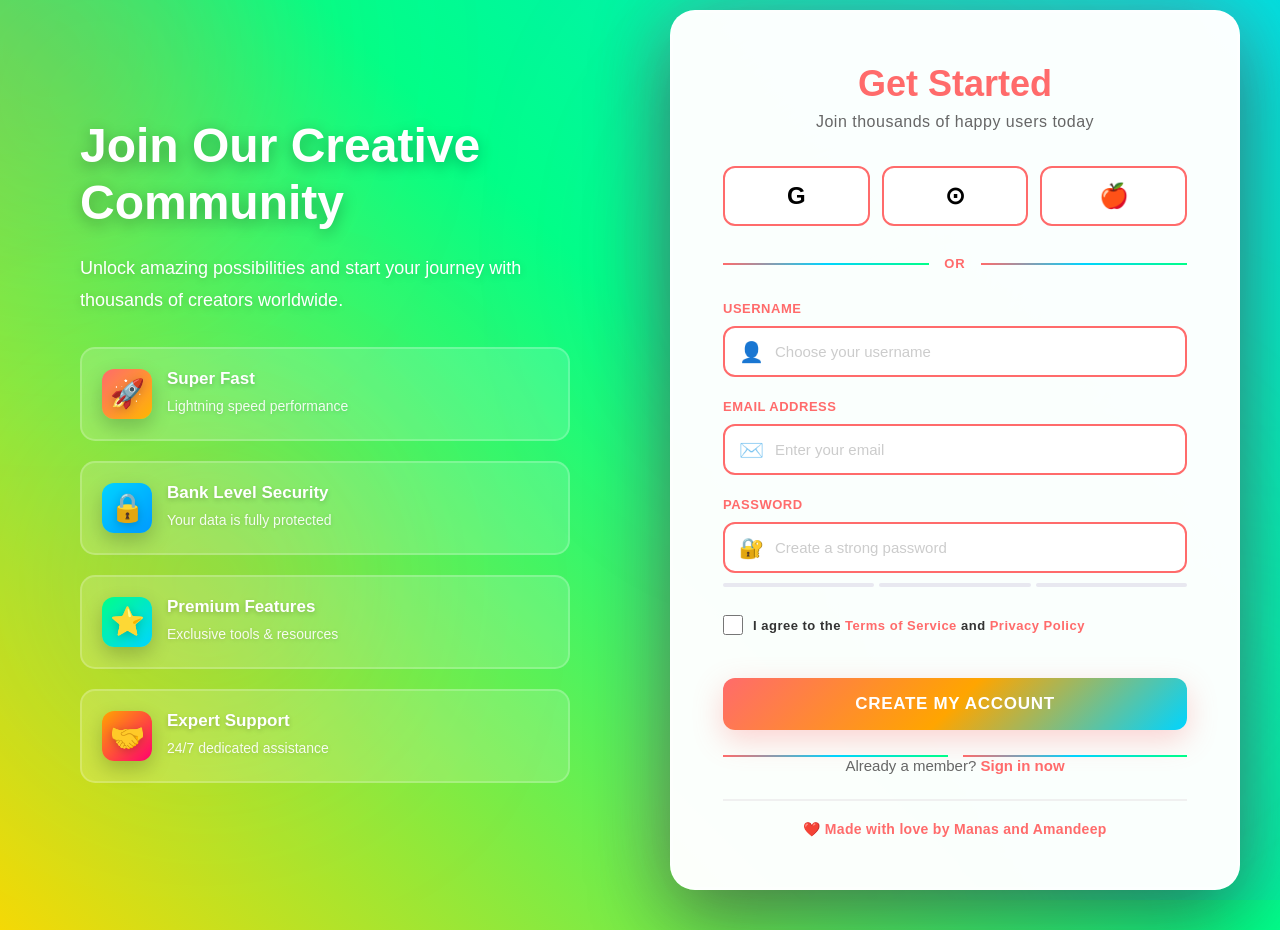
<file: templates/signup.html>
<!DOCTYPE html>
<html lang="en">
<head>
    <meta charset="UTF-8">
    <meta name="viewport" content="width=device-width, initial-scale=1.0">
    <title>Create Account - SignUp</title>
    <style>
        * {
            margin: 0;
            padding: 0;
            box-sizing: border-box;
        }

        html, body {
            height: 100%;
            width: 100%;
        }

        body {
            font-family: 'Arial', sans-serif;
            background: linear-gradient(45deg, #ff6b6b 0%, #ffa500 15%, #ffd700 30%, #00ff88 45%, #00d4ff 60%, #5b5fff 75%, #ff006e 100%);
            background-size: 400% 400%;
            animation: gradientShift 15s ease infinite;
            min-height: 100vh;
            display: flex;
            justify-content: center;
            align-items: center;
            overflow-x: hidden;
            position: relative;
        }

        @keyframes gradientShift {
            0% { background-position: 0% 50%; }
            50% { background-position: 100% 50%; }
            100% { background-position: 0% 50%; }
        }

        .background-elements {
            position: fixed;
            top: 0;
            left: 0;
            width: 100%;
            height: 100%;
            z-index: 0;
            pointer-events: none;
            overflow: hidden;
        }

        .blob {
            position: absolute;
            border-radius: 50%;
            filter: blur(100px);
            opacity: 0.2;
            mix-blend-mode: screen;
        }

        .blob-1 {
            width: 400px;
            height: 400px;
            background: linear-gradient(135deg, #ff006e, #ffb700);
            top: -150px;
            left: -150px;
            animation: float1 25s infinite ease-in-out;
        }

        .blob-2 {
            width: 350px;
            height: 350px;
            background: linear-gradient(135deg, #00d4ff, #0099ff);
            bottom: -100px;
            right: -100px;
            animation: float2 25s infinite ease-in-out;
        }

        .blob-3 {
            width: 300px;
            height: 300px;
            background: linear-gradient(135deg, #00ff88, #00d4ff);
            top: 50%;
            right: 5%;
            animation: float3 25s infinite ease-in-out;
        }

        .blob-4 {
            width: 280px;
            height: 280px;
            background: linear-gradient(135deg, #ff6b6b, #ffa500);
            bottom: 20%;
            left: 5%;
            animation: float1 30s infinite ease-in-out;
        }

        .blob-5 {
            width: 320px;
            height: 320px;
            background: linear-gradient(135deg, #5b5fff, #ff006e);
            top: 10%;
            right: 20%;
            animation: float2 28s infinite ease-in-out;
        }

        @keyframes float1 {
            0%, 100% { transform: translate(0, 0) scale(1) rotate(0deg); }
            33% { transform: translate(60px, 40px) scale(1.15) rotate(120deg); }
            66% { transform: translate(-40px, 60px) scale(0.9) rotate(240deg); }
        }

        @keyframes float2 {
            0%, 100% { transform: translate(0, 0) scale(1) rotate(0deg); }
            33% { transform: translate(-50px, -50px) scale(0.95) rotate(120deg); }
            66% { transform: translate(50px, -40px) scale(1.1) rotate(240deg); }
        }

        @keyframes float3 {
            0%, 100% { transform: translate(0, 0) rotate(0deg); }
            33% { transform: translate(-40px, 50px) rotate(120deg); }
            66% { transform: translate(40px, -60px) rotate(240deg); }
        }

        .main-container {
            position: relative;
            z-index: 1;
            display: grid;
            grid-template-columns: 1fr 1fr;
            gap: 60px;
            align-items: center;
            max-width: 1300px;
            width: 100%;
            padding: 40px;
        }

        .info-section {
            color: white;
            padding: 40px;
            animation: slideInLeft 0.8s ease-out;
            text-shadow: 0 2px 10px rgba(0, 0, 0, 0.2);
        }

        .info-section h2 {
            font-size: 48px;
            font-weight: 900;
            margin-bottom: 20px;
            text-shadow: 0 4px 15px rgba(0, 0, 0, 0.3);
            line-height: 1.2;
        }

        .info-section p {
            font-size: 18px;
            color: #ffffff;
            margin-bottom: 30px;
            line-height: 1.8;
            text-shadow: 0 2px 8px rgba(0, 0, 0, 0.2);
            font-weight: 500;
        }

        .features {
            display: flex;
            flex-direction: column;
            gap: 20px;
        }

        .feature {
            display: flex;
            gap: 15px;
            align-items: flex-start;
            background: rgba(255, 255, 255, 0.15);
            padding: 20px;
            border-radius: 15px;
            border: 2px solid rgba(255, 255, 255, 0.2);
            transition: all 0.3s ease;
            cursor: pointer;
        }

        .feature:hover {
            background: rgba(255, 255, 255, 0.25);
            transform: translateX(10px);
            border-color: rgba(255, 255, 255, 0.4);
        }

        .feature-icon {
            width: 50px;
            height: 50px;
            border-radius: 12px;
            display: flex;
            align-items: center;
            justify-content: center;
            flex-shrink: 0;
            font-size: 28px;
            color: white;
            box-shadow: 0 8px 20px rgba(0, 0, 0, 0.2);
        }

        .feature:nth-child(1) .feature-icon {
            background: linear-gradient(135deg, #ff6b6b, #ffb700);
        }

        .feature:nth-child(2) .feature-icon {
            background: linear-gradient(135deg, #00d4ff, #0099ff);
        }

        .feature:nth-child(3) .feature-icon {
            background: linear-gradient(135deg, #00ff88, #00d4ff);
        }

        .feature:nth-child(4) .feature-icon {
            background: linear-gradient(135deg, #ffa500, #ff006e);
        }

        .feature-text h3 {
            font-size: 17px;
            font-weight: 800;
            color: white;
            margin-bottom: 5px;
            text-shadow: 0 2px 5px rgba(0, 0, 0, 0.2);
        }

        .feature-text p {
            font-size: 14px;
            color: rgba(255, 255, 255, 0.9);
            margin: 0;
            text-shadow: 0 1px 4px rgba(0, 0, 0, 0.15);
        }

        .form-container {
            background: rgba(255, 255, 255, 0.98);
            border-radius: 25px;
            padding: 50px;
            box-shadow: 0 30px 80px rgba(0, 0, 0, 0.4), 0 0 80px rgba(255, 100, 200, 0.3);
            animation: slideInRight 0.8s ease-out;
            border: 3px solid rgba(255, 255, 255, 0.5);
            position: relative;
            overflow: hidden;
        }

        @keyframes slideInLeft {
            from {
                opacity: 0;
                transform: translateX(-80px);
            }
            to {
                opacity: 1;
                transform: translateX(0);
            }
        }

        @keyframes slideInRight {
            from {
                opacity: 0;
                transform: translateX(80px);
            }
            to {
                opacity: 1;
                transform: translateX(0);
            }
        }

        .form-header {
            margin-bottom: 35px;
            text-align: center;
            position: relative;
            z-index: 2;
        }

        .form-header h1 {
            font-size: 36px;
            color: #ff6b6b;
            margin-bottom: 8px;
            font-weight: 900;
        }

        .form-header p {
            color: #666;
            font-size: 16px;
            letter-spacing: 0.5px;
            font-weight: 500;
        }

        .form-group {
            margin-bottom: 22px;
            position: relative;
            z-index: 2;
        }

        label {
            display: block;
            font-size: 13px;
            font-weight: 800;
            color: #ff6b6b;
            margin-bottom: 10px;
            letter-spacing: 0.5px;
            text-transform: uppercase;
        }

        .input-wrapper {
            position: relative;
            display: flex;
            align-items: center;
        }

        .input-icon {
            position: absolute;
            left: 16px;
            font-size: 20px;
            pointer-events: none;
            z-index: 3;
        }

        input[type="text"],
        input[type="password"],
        input[type="email"] {
            width: 100%;
            padding: 15px 16px 15px 50px;
            border: 2.5px solid #ff6b6b;
            border-radius: 12px;
            font-size: 15px;
            transition: all 0.3s ease;
            font-family: 'Arial', sans-serif;
            background: white;
        }

        input[type="text"]:focus,
        input[type="password"]:focus,
        input[type="email"]:focus {
            outline: none;
            border-color: #00d4ff;
            box-shadow: 0 0 0 8px rgba(0, 212, 255, 0.15);
            transform: translateY(-3px);
        }

        input::placeholder {
            color: #ccc;
        }

        .password-strength {
            display: flex;
            gap: 5px;
            margin-top: 10px;
        }

        .strength-bar {
            height: 4px;
            flex: 1;
            border-radius: 2px;
            background: #e8e8f0;
            transition: all 0.3s ease;
        }

        .checkbox-group {
            display: flex;
            align-items: center;
            gap: 10px;
            margin: 28px 0;
            font-size: 14px;
            color: #333;
            z-index: 2;
            position: relative;
        }

        .checkbox-group input[type="checkbox"] {
            width: 20px;
            height: 20px;
            cursor: pointer;
            accent-color: #ff6b6b;
        }

        .checkbox-group a {
            color: #ff6b6b;
            text-decoration: none;
            font-weight: 700;
            transition: all 0.3s ease;
        }

        .checkbox-group a:hover {
            text-decoration: underline;
        }

        button[type="submit"] {
            width: 100%;
            padding: 16px 16px;
            background: linear-gradient(135deg, #ff6b6b 0%, #ffa500 25%, #00d4ff 50%, #00ff88 75%, #ff006e 100%);
            background-size: 200% 200%;
            color: white;
            border: none;
            border-radius: 12px;
            font-size: 17px;
            font-weight: 800;
            cursor: pointer;
            transition: all 0.4s ease;
            letter-spacing: 0.7px;
            text-transform: uppercase;
            position: relative;
            overflow: hidden;
            margin-top: 15px;
            z-index: 2;
            box-shadow: 0 10px 30px rgba(255, 107, 107, 0.3);
        }

        button[type="submit"]:hover {
            transform: translateY(-4px);
            box-shadow: 0 15px 45px rgba(255, 107, 107, 0.5);
        }

        button[type="submit"]:active {
            transform: translateY(-1px);
        }

        .divider {
            display: flex;
            align-items: center;
            gap: 15px;
            margin: 30px 0;
            position: relative;
            z-index: 2;
        }

        .divider::before,
        .divider::after {
            content: '';
            flex: 1;
            height: 2px;
            background: linear-gradient(90deg, #ff6b6b, #00d4ff, #00ff88);
        }

        .divider span {
            font-size: 13px;
            color: #ff6b6b;
            font-weight: 800;
            letter-spacing: 1px;
        }

        .social-signup {
            display: grid;
            grid-template-columns: 1fr 1fr 1fr;
            gap: 12px;
            margin-bottom: 25px;
            position: relative;
            z-index: 2;
        }

        .social-btn {
            padding: 14px;
            border: 2.5px solid #ff6b6b;
            background: white;
            border-radius: 12px;
            cursor: pointer;
            transition: all 0.3s ease;
            font-size: 24px;
            display: flex;
            align-items: center;
            justify-content: center;
            font-weight: 600;
        }

        .social-btn:hover {
            border-color: #00d4ff;
            background: rgba(0, 212, 255, 0.1);
            transform: translateY(-3px);
            box-shadow: 0 10px 30px rgba(255, 107, 107, 0.3);
        }

        .login-link {
            text-align: center;
            font-size: 15px;
            color: #666;
            position: relative;
            z-index: 2;
        }

        .login-link a {
            color: #ff6b6b;
            text-decoration: none;
            font-weight: 800;
            transition: all 0.3s ease;
        }

        .login-link a:hover {
            text-decoration: underline;
        }

        .footer {
            text-align: center;
            margin-top: 25px;
            padding-top: 20px;
            border-top: 2px solid #f0f0f0;
            font-size: 14px;
            color: #ff6b6b;
            letter-spacing: 0.3px;
            font-weight: 700;
            position: relative;
            z-index: 2;
        }

        @media (max-width: 1024px) {
            .main-container {
                grid-template-columns: 1fr;
                gap: 40px;
            }

            .info-section {
                text-align: center;
            }

            .info-section h2 {
                font-size: 40px;
            }

            .features {
                align-items: center;
            }
        }

        @media (max-width: 640px) {
            .main-container {
                padding: 20px;
            }

            .form-container {
                padding: 30px 24px;
            }

            .info-section {
                padding: 20px;
            }

            .info-section h2 {
                font-size: 32px;
            }

            .form-header h1 {
                font-size: 28px;
            }

            button[type="submit"] {
                padding: 14px 14px;
                font-size: 15px;
            }

            .social-signup {
                grid-template-columns: 1fr 1fr;
            }

            .feature-text h3 {
                font-size: 16px;
            }
        }
    </style>
</head>
<body>
    <div class="background-elements">
        <div class="blob blob-1"></div>
        <div class="blob blob-2"></div>
        <div class="blob blob-3"></div>
        <div class="blob blob-4"></div>
        <div class="blob blob-5"></div>
    </div>

    <div class="main-container">
        <div class="info-section">
            <h2>Join Our Creative Community</h2>
            <p>Unlock amazing possibilities and start your journey with thousands of creators worldwide.</p>

            <div class="features">
                <div class="feature">
                    <div class="feature-icon">🚀</div>
                    <div class="feature-text">
                        <h3>Super Fast</h3>
                        <p>Lightning speed performance</p>
                    </div>
                </div>

                <div class="feature">
                    <div class="feature-icon">🔒</div>
                    <div class="feature-text">
                        <h3>Bank Level Security</h3>
                        <p>Your data is fully protected</p>
                    </div>
                </div>

                <div class="feature">
                    <div class="feature-icon">⭐</div>
                    <div class="feature-text">
                        <h3>Premium Features</h3>
                        <p>Exclusive tools & resources</p>
                    </div>
                </div>

                <div class="feature">
                    <div class="feature-icon">🤝</div>
                    <div class="feature-text">
                        <h3>Expert Support</h3>
                        <p>24/7 dedicated assistance</p>
                    </div>
                </div>
            </div>
        </div>

        <div class="form-container">
            <div class="form-header">
                <h1>Get Started</h1>
                <p>Join thousands of happy users today</p>
            </div>

            <div class="social-signup">
                <button type="button" class="social-btn">G</button>
                <button type="button" class="social-btn">⊙</button>
                <button type="button" class="social-btn">🍎</button>
            </div>

            <div class="divider">
                <span>OR</span>
            </div>

            <form action="/register" method="post">
                <div class="form-group">
                    <label for="username">Username</label>
                    <div class="input-wrapper">
                        <span class="input-icon">👤</span>
                        <input 
                            type="text" 
                            id="username" 
                            name="username" 
                            placeholder="Choose your username" 
                            required
                            minlength="3"
                            maxlength="20"
                        >
                    </div>
                </div>

                <div class="form-group">
                    <label for="email">Email Address</label>
                    <div class="input-wrapper">
                        <span class="input-icon">✉️</span>
                        <input 
                            type="email" 
                            id="email" 
                            name="email" 
                            placeholder="Enter your email" 
                            required
                        >
                    </div>
                </div>

                <div class="form-group">
                    <label for="password">Password</label>
                    <div class="input-wrapper">
                        <span class="input-icon">🔐</span>
                        <input 
                            type="password" 
                            id="password" 
                            name="password" 
                            placeholder="Create a strong password" 
                            required
                            minlength="8"
                        >
                    </div>
                    <div class="password-strength">
                        <div class="strength-bar"></div>
                        <div class="strength-bar"></div>
                        <div class="strength-bar"></div>
                    </div>
                </div>

                <div class="checkbox-group">
                    <input type="checkbox" id="terms" name="terms" required>
                    <label for="terms" style="margin: 0; text-transform: none; font-weight: 600; color: #333;">
                        I agree to the <a href="#terms">Terms of Service</a> and <a href="#privacy">Privacy Policy</a>
                    </label>
                </div>

                <button type="submit">Create My Account</button>
            </form>

            <div class="divider" style="margin-top: 25px; margin-bottom: 0;"></div>

            <div class="login-link">
                Already a member? <a href="/login">Sign in now</a>
            </div>

            <div class="footer">
                ❤️ Made with love by Manas and Amandeep
            </div>
        </div>
    </div>

    <script>
        const password = document.getElementById('password');
        
        password.addEventListener('input', function() {
            const strength = this.value.length;
            const bars = document.querySelectorAll('.strength-bar');
            bars.forEach((bar, index) => {
                if (strength > (index * 4)) {
                    bar.style.background = 'linear-gradient(90deg, #ff6b6b, #ffa500)';
                } else {
                    bar.style.background = '#e8e8f0';
                }
            });
        });

        document.querySelectorAll('.social-btn').forEach(btn => {
            btn.addEventListener('click', (e) => {
                e.preventDefault();
                alert('Social signup coming soon!');
            });
        });
    </script>
</body>
</html>
</file>
